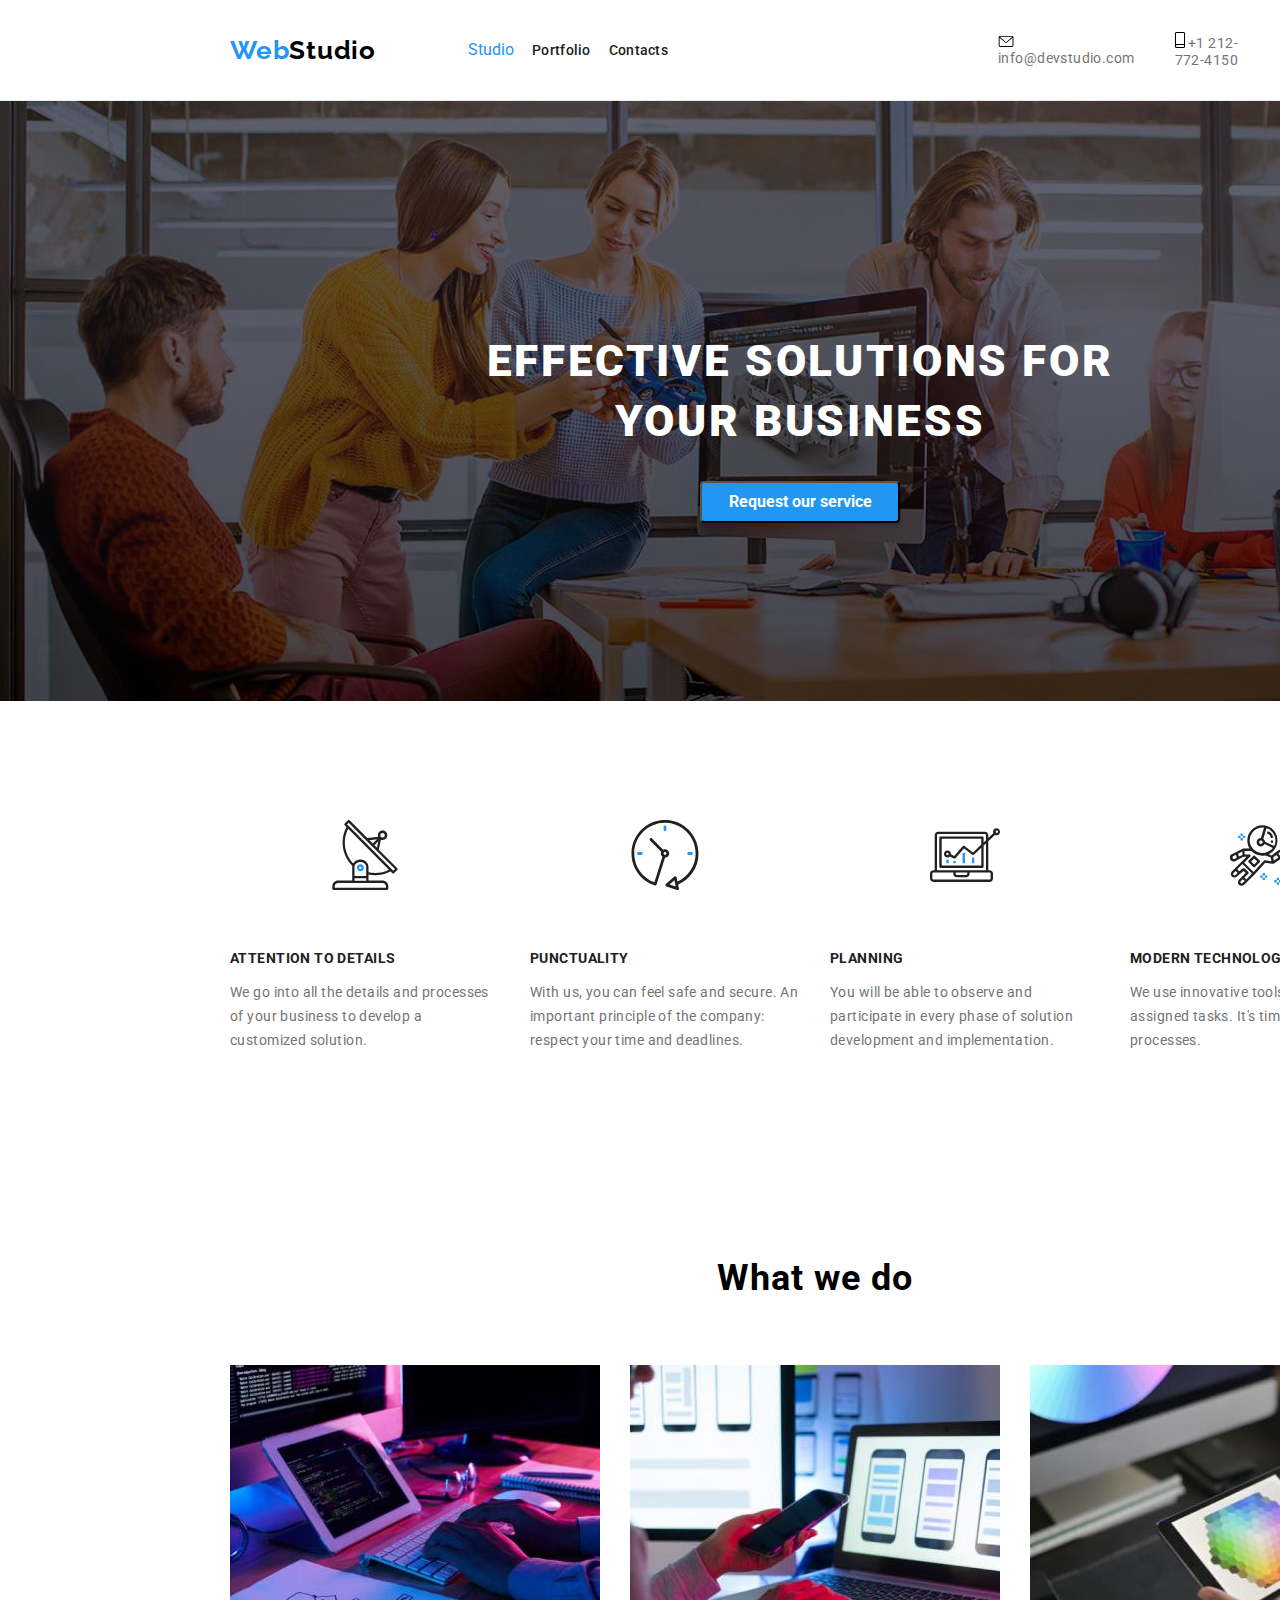
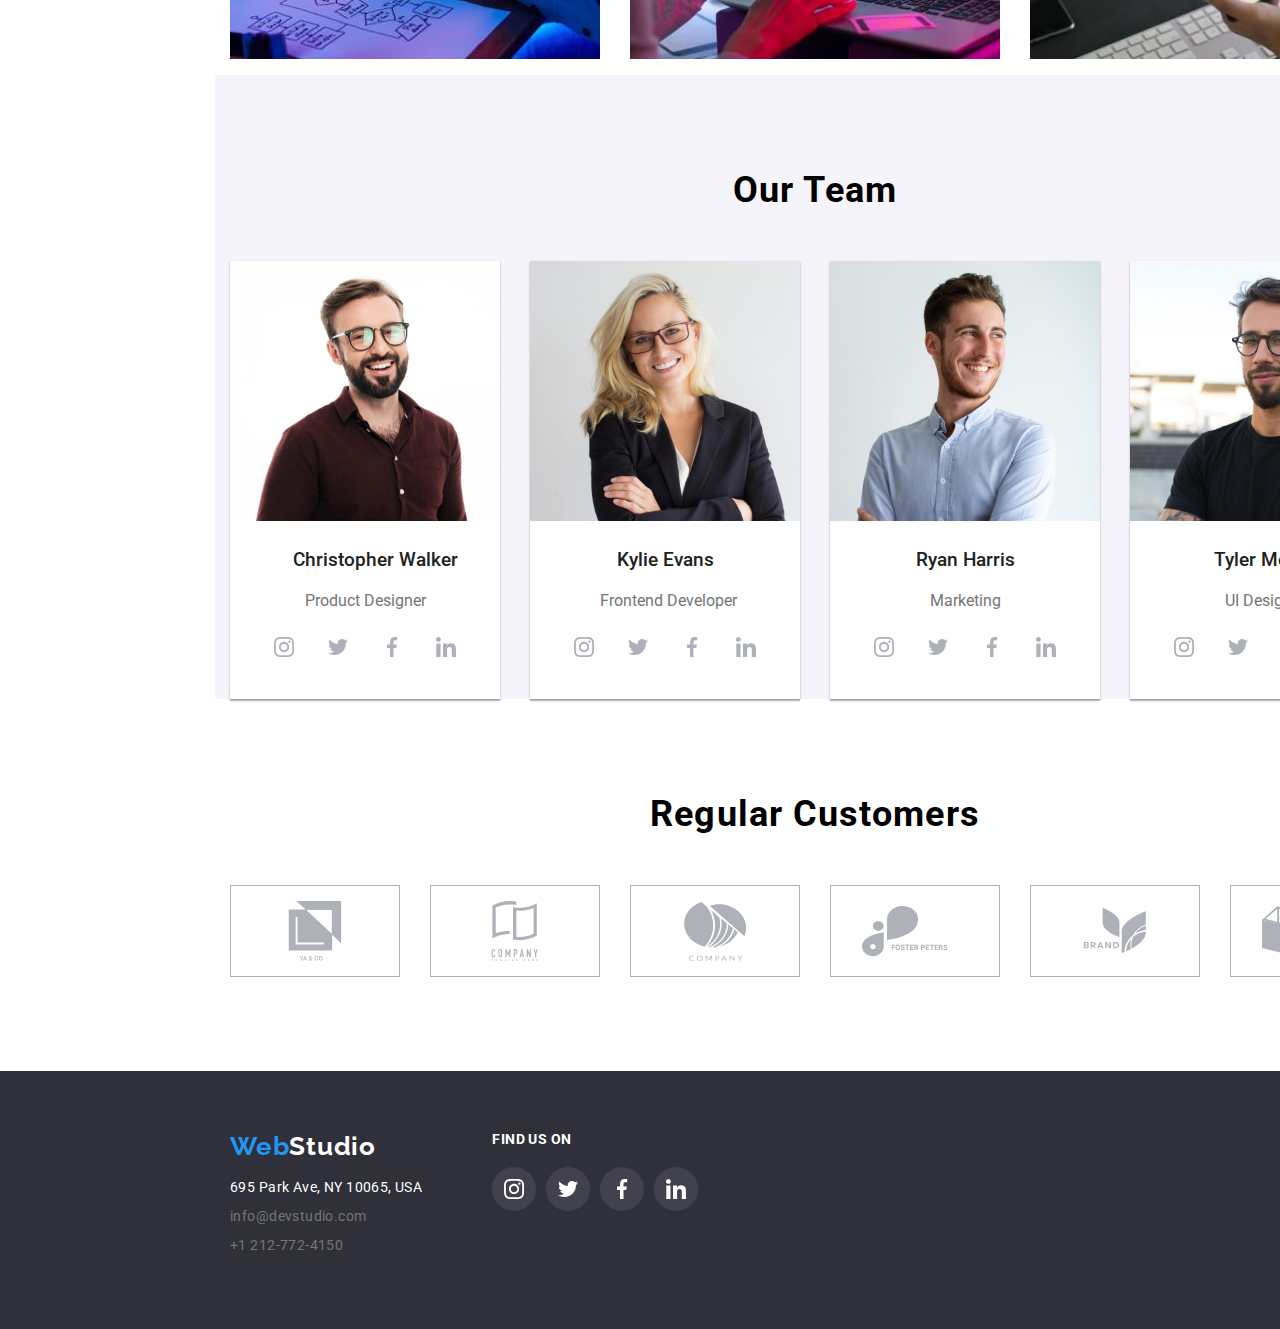
<file: index.html>
<!DOCTYPE html>
<html lang="en">
<head>
    <meta charset="UTF-8">
    <meta name="viewport" content="width=device-width, initial-scale=1.0">
    <title>Web Studio</title>
    <link rel="preconnect" href="https://fonts.googleapis.com">
    <link rel="preconnect" href="https://fonts.gstatic.com" crossorigin>
    <link href="https://fonts.googleapis.com/css2?family=Raleway:wght@700&family=Roboto:wght@400;500;700;900&display=swap"
        rel="stylesheet">
    <link rel="stylesheet" href="https://cdnjs.cloudflare.com/ajax/libs/modern-normalize/1.0.0/modern-normalize.min.css" />
    <link rel="stylesheet" href="css/styles.css">
</head>
<body>
    <header class="global-header">
        <div class="nav-container container">
            <div class="logo-container">
                <a class="logo" href="./index.html">Web<span class="logo-2">Studio</span></a>
            </div>
            <div>
                <nav class="main-navigation">
                    <ul>
                        <li><a href="./index.html" class="nav-link-current">Studio</a></li>
                        <li><a href="./portfolio.html" class="nav-link">Portfolio</a></li>
                        <li><a href="#" class="nav-link">Contacts</a></li>
                    </ul>
                </nav>
            </div>
            <div class="contacts-container contacts">

                <div class="mail">
                    <a href="mailto:info@devstudio.com">
                        <svg class="icon-nav" width=16 height=12>
                            <use href="./images/sprites.svg#icon-envelope" />
                        </svg>
                        <span>info@devstudio.com</span>
                    </a>
                    <!-- <a href="mailto:info@devstudio.com">info@devstudio.com</a> -->
                </div>

                <div class="phone">
                    <a href="tel:+1-212-772-4150">
                        <svg class="icon-nav" width="10" height="16">
                            <use href="./images/sprites.svg#icon-smartphone" />
                        </svg>
                        <span>+1 212-772-4150</span>
                    </a>
                </div>

            </div>
        </div>
    </header>

    <main>
        <section class="main-section">
            <h1 class="main-section-head">EFFECTIVE SOLUTIONS FOR <br> YOUR BUSINESS</h1>
            <button class="button" type="button">Request our service</button>
        </section>

        <section>
            <div class="quality-outer-container container">
                <ul class="quality-container">
                    <li class="quality-list">
                        <div class="icon-quality-container">
                            <svg class="icon-quality" width="70" height="70">
                                <use href="./images/sprites.svg#icon-antenna"></use>
                            </svg>
                        </div>
                        <h3 class="company-qualities">ATTENTION TO DETAILS</h3>
                        <p class="company-qualities-text">We go into all the details and processes of your business to develop a customized solution.</p>
                    </li>
                    <li class="quality-list">
                        <div class="icon-quality-container">
                            <svg class="icon-quality" width="70" height="70">
                                <use href="./images/sprites.svg#icon-clock"></use>
                            </svg>
                        </div>
                        <h3 class="company-qualities">PUNCTUALITY</h3>
                        <p class="company-qualities-text">With us, you can feel safe and secure. An important principle of the company: respect your time and deadlines.</p>
                    </li>
                    <li class="quality-list">
                        <div class="icon-quality-container">
                            <svg class="icon-quality" width="70" height="70">
                                <use href="./images/sprites.svg#icon-diagram"></use>
                            </svg>
                        </div>
                        <h3 class="company-qualities">PLANNING</h3>
                        <p class="company-qualities-text">You will be able to observe and participate in every phase of solution development and implementation.</p>
                    </li>
                    <li class="quality-list">
                        <div class="icon-quality-container">
                            <svg class="icon-quality" width="70" height="70">
                                <use href="./images/sprites.svg#icon-astronaut"></use>
                            </svg>
                        </div>
                        <h3 class="company-qualities">MODERN TECHNOLOGIES</h3>
                        <p class="company-qualities-text">We use innovative tools to solve assigned tasks. It's time to simplify work processes.</p>
                    </li>
                </ul>
            </div>

            <div class="what-we-do-container container">
                <h2 class="section-heading">What we do</h2>
                <ul class="what-we-do-img">
                   <li><img src="./images/whatwedo-img1.jpg" alt="persoana tastand" width="370"></li>
                    <li><img src="./images/whatwedo-img2.jpg" alt="persoana tinand un telefon" width="370"></li>
                    <li><img src="./images/whatwedo-img3.jpg" alt="persoana tinand o tableta" width="370"></li>
                </ul>            
            </div>
        </section>

        <section class="our-team-section container">
            <h2 class="section-heading">Our Team</h2>
            <div>
                <ul class="team-member-container">
                    <li class="team-member-card">
                        <img class="tem-member-img" src="./images/persoana-1.jpg" alt="barbat cu ochelari" width="270">
                        <h3 class="team-member-name">Christopher Walker</h3>
                        <p class="team-member-rank">Product Designer</p>
                        <div class="team-member-links">
                            <a href="#">
                                <div class="team-member-links-container">
                                    <svg class="icon-member-links" width="20" height="20">
                                        <use href="./images/sprites.svg#icon-instagram"></use>
                                    </svg>
                                </div>
                            </a>
                            <a href="#">
                                <div class="team-member-links-container">
                                    <svg class="icon-member-links" width="20" height="20">
                                        <use href="./images/sprites.svg#icon-twitter"></use>
                                    </svg>
                                </div>
                            </a>

                            <a href="#">
                                <div class="team-member-links-container">
                                    <svg class="icon-member-links" width="20" height="20">
                                        <use href="./images/sprites.svg#icon-facebook"></use>
                                    </svg>
                                </div>
                            </a>

                            <a href="#">
                                <div class="team-member-links-container">
                                    <svg class="icon-member-links" width="20" height="20">
                                        <use href="./images/sprites.svg#icon-linkedin"></use>
                                    </svg>
                                </div>
                            </a>
                        </div>
                    </li>
                    
                    <li class="team-member-card">
                        <img src="./images/persoana-2.jpg" alt="femeie cu ochelari" width="270">
                        <h3 class="team-member-name">Kylie Evans</h3>
                        <p class="team-member-rank">Frontend Developer</p>
                        <div class="team-member-links">
                            <a href="#">
                                <div class="team-member-links-container">
                                    <svg class="icon-member-links" width="20" height="20">
                                        <use href="./images/sprites.svg#icon-instagram"></use>
                                    </svg>
                                </div>
                            </a>
                            <a href="#">
                                <div class="team-member-links-container">
                                    <svg class="icon-member-links" width="20" height="20">
                                        <use href="./images/sprites.svg#icon-twitter"></use>
                                    </svg>
                                </div>
                            </a>
                        
                            <a href="#">
                                <div class="team-member-links-container">
                                    <svg class="icon-member-links" width="20" height="20">
                                        <use href="./images/sprites.svg#icon-facebook"></use>
                                    </svg>
                                </div>
                            </a>
                        
                            <a href="#">
                                <div class="team-member-links-container">
                                    <svg class="icon-member-links" width="20" height="20">
                                        <use href="./images/sprites.svg#icon-linkedin"></use>
                                    </svg>
                                </div>
                            </a>
                        </div>
                    </li>
                    
                    <li class="team-member-card">
                        <img src="./images/persoana-3.jpg" alt="barbat purtand  o camasa albastra" width="270">
                        <h3 class="team-member-name">Ryan Harris</h3>
                        <p class="team-member-rank">Marketing</p>
                        <div class="team-member-links">
                            <a href="#">
                                <div class="team-member-links-container">
                                    <svg class="icon-member-links" width="20" height="20">
                                        <use href="./images/sprites.svg#icon-instagram"></use>
                                    </svg>
                                </div>
                            </a>
                            <a href="#">
                                <div class="team-member-links-container">
                                    <svg class="icon-member-links" width="20" height="20">
                                        <use href="./images/sprites.svg#icon-twitter"></use>
                                    </svg>
                                </div>
                            </a>
                        
                            <a href="#">
                                <div class="team-member-links-container">
                                    <svg class="icon-member-links" width="20" height="20">
                                        <use href="./images/sprites.svg#icon-facebook"></use>
                                    </svg>
                                </div>
                            </a>
                        
                            <a href="#">
                                <div class="team-member-links-container">
                                    <svg class="icon-member-links" width="20" height="20">
                                        <use href="./images/sprites.svg#icon-linkedin"></use>
                                    </svg>
                                </div>
                            </a>
                        </div>
                    </li>
                    
                    <li class="team-member-card">
                        <img src="./images/persoana-4.jpg" alt="barbat purtand un tricou negru" width="270">
                        <h3 class="team-member-name">Tyler Moore</h3>
                        <p class="team-member-rank">UI Designer</p>
                        <div class="team-member-links">
                            <a href="#">
                                <div class="team-member-links-container">
                                    <svg class="icon-member-links" width="20" height="20">
                                        <use href="./images/sprites.svg#icon-instagram"></use>
                                    </svg>
                                </div>
                            </a>
                            <a href="#">
                                <div class="team-member-links-container">
                                    <svg class="icon-member-links" width="20" height="20">
                                        <use href="./images/sprites.svg#icon-twitter"></use>
                                    </svg>
                                </div>
                            </a>
                        
                            <a href="#">
                                <div class="team-member-links-container">
                                    <svg class="icon-member-links" width="20" height="20">
                                        <use href="./images/sprites.svg#icon-facebook"></use>
                                    </svg>
                                </div>
                            </a>
                        
                            <a href="#">
                                <div class="team-member-links-container">
                                    <svg class="icon-member-links" width="20" height="20">
                                        <use href="./images/sprites.svg#icon-linkedin"></use>
                                    </svg>
                                </div>
                            </a>
                        </div>
                    </li>
                </ul>
            </div>
        </section>

        <section class="customers-section container">
            <h2 class="section-heading">Regular Customers</h2>
            <div class="customers-container">
                <a href="#">
                    <div class="customers-icon-container">
                        <svg class="customers-icon" width="106" height="60">
                            <use href="./images/sprites.svg#icon-customer1"></use>
                        </svg>
                    </div>
                </a>
                
                <a href="#">
                    <div class="customers-icon-container">
                        <svg class="customers-icon" width="106" height="60">
                            <use href="./images/sprites.svg#icon-customer2"></use>
                        </svg>
                    </div>
                </a>

                <a href="#">
                    <div class="customers-icon-container">
                        <svg class="customers-icon" width="106" height="60">
                            <use href="./images/sprites.svg#icon-customer3"></use>
                        </svg>
                    </div>
                </a>

                <a href="#">
                    <div class="customers-icon-container">
                        <svg class="customers-icon" width="106" height="60">
                            <use href="./images/sprites.svg#icon-customer4"></use>
                        </svg>
                    </div>
                </a>

                <a href="#">
                    <div class="customers-icon-container">
                        <svg class="customers-icon" width="106" height="60">
                            <use href="./images/sprites.svg#icon-customer5"></use>
                        </svg>
                    </div>
                </a>

                <a href="#">
                    <div class="customers-icon-container">
                        <svg class="customers-icon" width="106" height="60">
                            <use href="./images/sprites.svg#icon-customer6"></use>
                        </svg>
                    </div>
                </a>
            </div>
        </section>
    </main>

    <footer class="footer-section">
        <div class="container">
            <div class="footer-address">
                <a class="logo" href="./index.html">Web<span class="logo-3">Studio</span></a>
                <address class="address-section">
                    <ul>
                        <li class="address"><a href="#">695 Park Ave, NY 10065, USA</a></li>
                        <li class="contacts"><a href="mailto:info@devstudio.com">info@devstudio.com</a></li>
                        <li class="contacts"><a href="tel:+1-212-772-4150">+1 212-772-4150</a></li>
                    </ul>
                </address>
            </div>
            <div class="find-us-on-contaiener">
                <p>Find us on</p>
                <div class="footer-icon-outer-container">
                    <a href="#">
                        <div class="footer-icon-container">
                            <svg class="icon-member-links" width="20" height="20">
                                <use href="./images/sprites.svg#icon-instagram"></use>
                            </svg>
                        </div>
                    </a>
                    <a href="#">
                        <div class="footer-icon-container">
                            <svg class="icon-member-links" width="20" height="20">
                                <use href="./images/sprites.svg#icon-twitter"></use>
                            </svg>
                        </div>
                    </a>
                    
                    <a href="#">
                        <div class="footer-icon-container">
                            <svg class="icon-member-links" width="20" height="20">
                                <use href="./images/sprites.svg#icon-facebook"></use>
                            </svg>
                        </div>
                    </a>
                    
                    <a href="#">
                        <div class="footer-icon-container">
                            <svg class="icon-member-links" width="20" height="20">
                                <use href="./images/sprites.svg#icon-linkedin"></use>
                            </svg>
                        </div>
                    </a>
                </div>
            </div>
        </div>
    </footer>
</body>
</html>
</file>
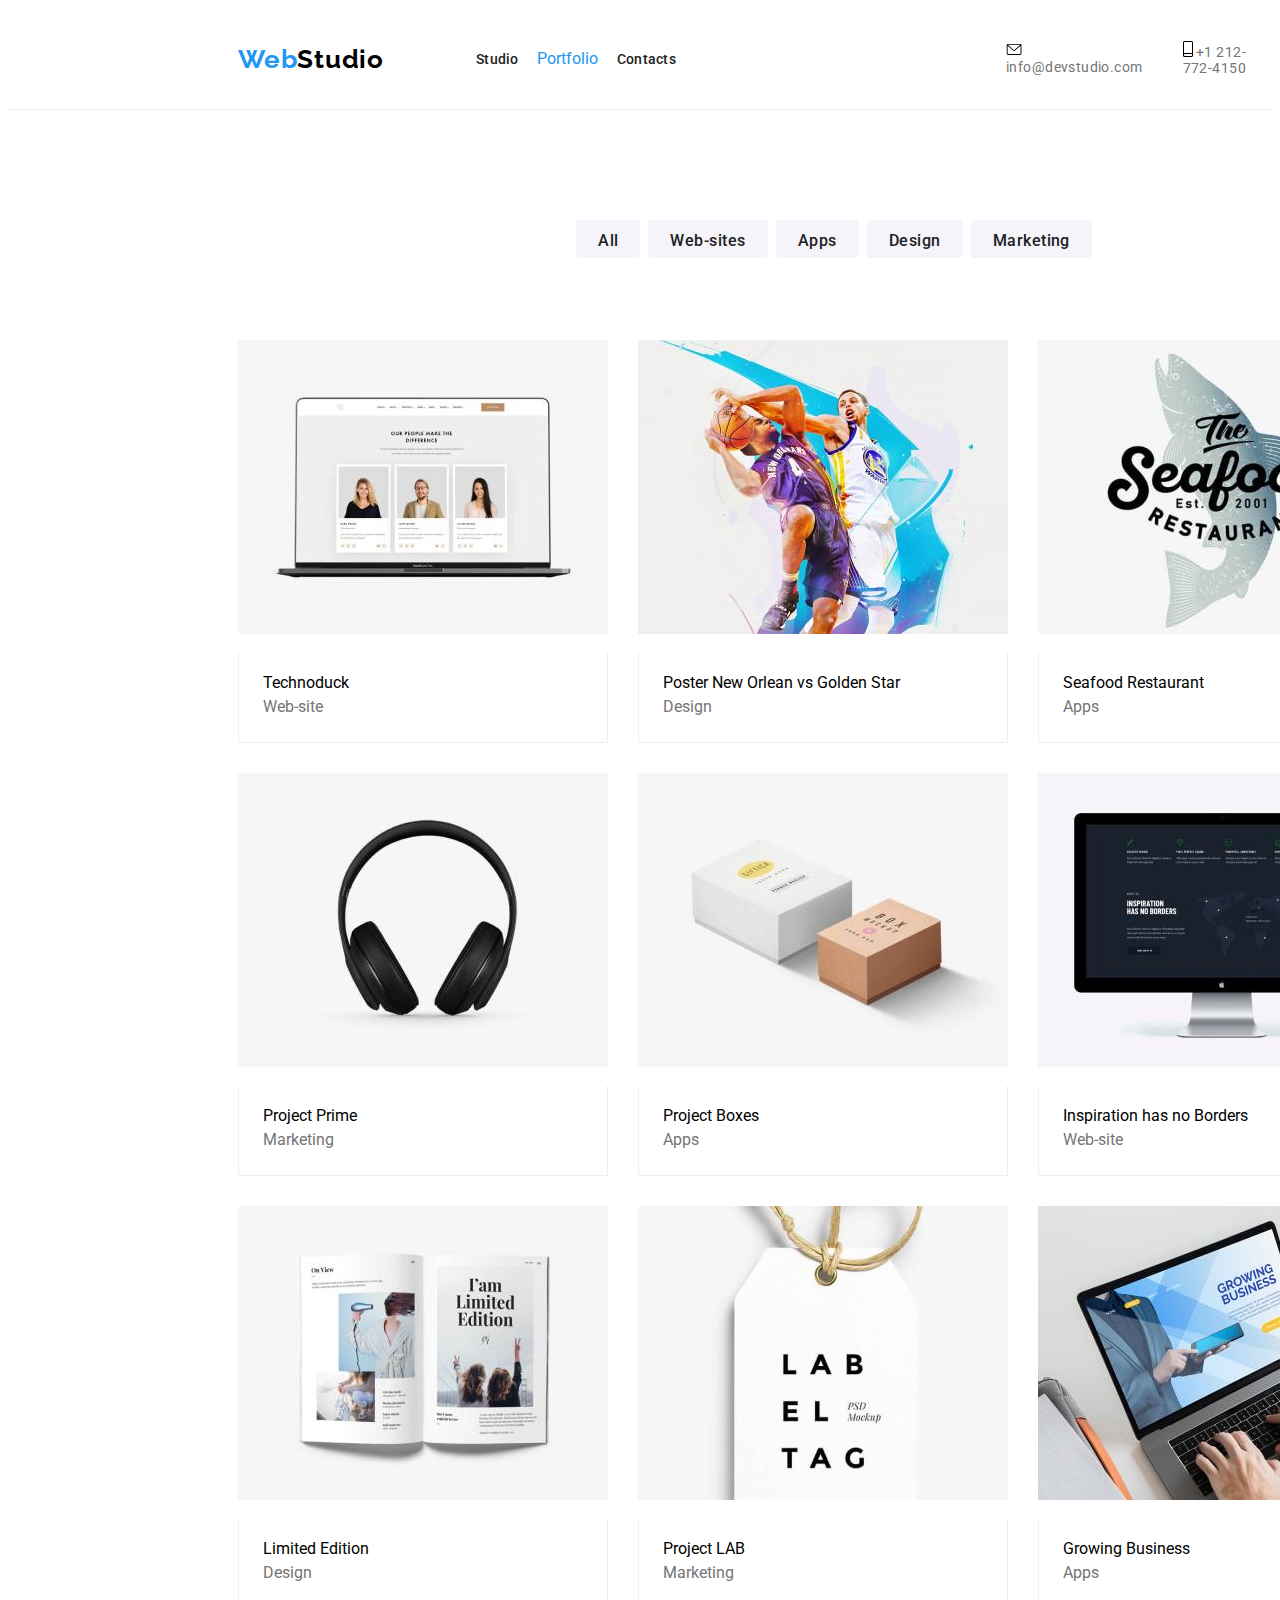
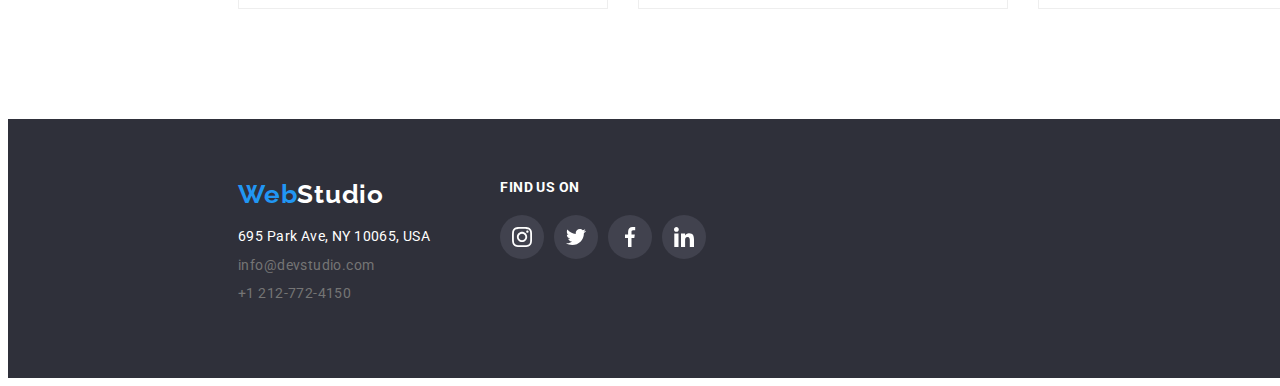
<file: portfolio.html>
<!DOCTYPE html>
<html lang="en">
<head>
    <meta charset="UTF-8">
    <meta name="viewport" content="width=device-width, initial-scale=1.0">
    <title>Portfolio</title>
    <link rel="preconnect" href="https://fonts.googleapis.com">
    <link rel="preconnect" href="https://fonts.gstatic.com" crossorigin>
    <link href="https://fonts.googleapis.com/css2?family=Raleway:wght@700&family=Roboto:wght@400;500;700;900&display=swap"
        rel="stylesheet">
    <link rel="stylesheet" href="css/styles.css">
</head>
<body>
<header class="global-header">
    <div class="nav-container container">
        <div class="logo-container">
            <a class="logo" href="./index.html">Web<span class="logo-2">Studio</span></a>
        </div>
        <div>
            <nav class="main-navigation">
                <ul>
                    <li><a href="./index.html" class="nav-link">Studio</a></li>
                    <li><a href="./portfolio.html" class="nav-link-current">Portfolio</a></li>
                    <li><a href="#" class="nav-link">Contacts</a></li>
                </ul>
            </nav>
        </div>
        <div class="contacts-container contacts">

            <div class="mail">
                <a href="mailto:info@devstudio.com">
                    <svg class="icon-nav" width=16 height=12>
                        <use href="./images/sprites.svg#icon-envelope" />
                    </svg>
                    <span>info@devstudio.com</span>
                </a>
                <!-- <a href="mailto:info@devstudio.com">info@devstudio.com</a> -->
            </div>

            <div class="phone">
                <a href="tel:+1-212-772-4150">
                    <svg class="icon-nav" width="10" height="16">
                        <use href="./images/sprites.svg#icon-smartphone" />
                    </svg>
                    <span>+1 212-772-4150</span>
                </a>
            </div>

        </div>
    </div>
</header>

    <main>
        <section class="portfolio-section container">
            <div class="portfolio-button-list">
                <ul>
                    <li><button class="portfolio-button" type="button">All</button></li>
                    <li><button class="portfolio-button" type="button">Web-sites</button></li>
                    <li><button class="portfolio-button" type="button">Apps</button></li>
                    <li><button class="portfolio-button" type="button">Design</button></li>
                    <li><button class="portfolio-button" type="button">Marketing</button></li>
                </ul>
            </div>

            <ul class="portfolio-project-card-set">
                <li class="portfolio-project-card">
                    <img src="./images/technoduck-img.jpg" alt="site web" width="370">
                    <br>
                    <div class="portfolio-project-info">
                        <span class="portfolio-project-name">Technoduck</span>
                        <br>
                        <span class="portfolio-project-description">Web-site</span>
                    </div>
                </li>
                <li class="portfolio-project-card">
                    <img src="images/poster-new-orlean.jpg" alt="doi baschetbalisti" width="370">
                    <br>
                    <div class="portfolio-project-info">
                        <span class="portfolio-project-name">Poster New Orlean vs Golden Star</span>
                        <br>
                        <span class="portfolio-project-description">Design</span>
                    </div>
                </li>
                <li class="portfolio-project-card">
                    <img src="images/seafood-restaurant.jpg" alt="logo restaurant" width="370">
                    <br>
                    <div class="portfolio-project-info">
                        <span class="portfolio-project-name">Seafood Restaurant</span>
                        <br>
                        <span class="portfolio-project-description">Apps</span>
                    </div>
                </li>
                <li class="portfolio-project-card">
                    <img src="images/project-prime.jpg" alt="casti audio" width="370">
                    <br>
                    <div class="portfolio-project-info">
                        <span class="portfolio-project-name">Project Prime</span>
                        <br>
                        <span class="portfolio-project-description">Marketing</span>
                    </div>
                </li>
                <li class="portfolio-project-card">
                    <img src="images/project-boxes.jpg" alt="doua cutii" width="370">
                    <br>
                    <div class="portfolio-project-info">
                        <span class="portfolio-project-name">Project Boxes</span>
                        <br>
                        <span class="portfolio-project-description">Apps</span>
                    </div>
                </li>
                <li class="portfolio-project-card">
                    <img src="images/inspiration-web-site.jpg" alt="monitor accesand un site web" width="370">
                    <br>
                    <div class="portfolio-project-info">
                        <span class="portfolio-project-name">Inspiration has no Borders</span>
                        <br>
                        <span class="portfolio-project-description">Web-site</span>
                    </div>
                </li>
                <li class="portfolio-project-card">
                    <img src="images/limited-edition-design.jpg" alt="o revista deschisa" width="370">
                    <br>
                    <div class="portfolio-project-info">
                        <span class="portfolio-project-name">Limited Edition</span>
                        <br>
                        <span class="portfolio-project-description">Design</span>
                    </div>
                </li>
                <li class="portfolio-project-card">
                    <img src="images/project-lab.jpg" alt="eticheta" width="370">
                    <br>
                    <div class="portfolio-project-info">
                        <span class="portfolio-project-name">Project LAB</span>
                        <br>
                        <span class="portfolio-project-description">Marketing</span>
                    </div>
                </li>
                <li class="portfolio-project-card">
                    <img src="images/growing-business.jpg" alt="persoana tastand" width="370">
                    <br>
                    <div class="portfolio-project-info">
                        <span class="portfolio-project-name">Growing Business</span>
                        <br>
                        <span class="portfolio-project-description">Apps</span>
                    </div>
                </li>
            </ul>
        </section>
    </main>

    <footer class="footer-section">
        <div class="container">
            <div class="footer-address">
                <a class="logo" href="./index.html">Web<span class="logo-3">Studio</span></a>
                <address class="address-section">
                    <ul>
                        <li class="address"><a href="#">695 Park Ave, NY 10065, USA</a></li>
                        <li class="contacts"><a href="mailto:info@devstudio.com">info@devstudio.com</a></li>
                        <li class="contacts"><a href="tel:+1-212-772-4150">+1 212-772-4150</a></li>
                    </ul>
                </address>
            </div>
            <div class="find-us-on-contaiener">
                <p>Find us on</p>
                <div class="footer-icon-outer-container">
                    <a href="#">
                        <div class="footer-icon-container">
                            <svg class="icon-member-links" width="20" height="20">
                                <use href="./images/sprites.svg#icon-instagram"></use>
                            </svg>
                        </div>
                    </a>
                    <a href="#">
                        <div class="footer-icon-container">
                            <svg class="icon-member-links" width="20" height="20">
                                <use href="./images/sprites.svg#icon-twitter"></use>
                            </svg>
                        </div>
                    </a>
    
                    <a href="#">
                        <div class="footer-icon-container">
                            <svg class="icon-member-links" width="20" height="20">
                                <use href="./images/sprites.svg#icon-facebook"></use>
                            </svg>
                        </div>
                    </a>
    
                    <a href="#">
                        <div class="footer-icon-container">
                            <svg class="icon-member-links" width="20" height="20">
                                <use href="./images/sprites.svg#icon-linkedin"></use>
                            </svg>
                        </div>
                    </a>
                </div>
            </div>
        </div>
    </footer>
    
</body>
</html>
</file>
<file: css/styles.css>
:root {
    --link-hover-color: #2196F3;
    --heading-color: #212121;
    --paragraph-color: #757575;
    --logo-font-family: "Raleway", sans-serif;
    --nav-logo-color: #000000;
    --main-section-backgroud-color: #2F303A;
    --main-section-text-color: #FFFFFF;
    --main-section-button-hover: #188CE8;
    --our-team-background-color: #F5F4FA;
    --portfolio-background-color: #EEEEEE;
}

body {
    font-family: Roboto, sans-serif;
}

ul {
    list-style-type: none;
}
img {
    display: block;
    max-width: 100%;
    height: auto;
}

.icon{
    height: 16px;
}

.global-header {
    display: flex;
    border-bottom: 1px solid #ECECEC;
    align-items: center;
    width: 100%;
}
.nav-container{
    display: flex;
    width: 1200px;
    padding-top: 25px;
    padding-bottom: 25px;
    margin: 0;
    align-items: center;
}
.logo-container{
    width: 145px;
    height: 30px;
}
.logo-container span{
    display: flex;
    align-items: center;
}
.logo-container a{
    display: flex;
    align-items: center;
}

.main-navigation ul{
    display: flex;
    width: 200px;
    padding: 0;
    justify-content: space-between;
    margin-left: 93px;
    margin-right: 330px;
    
}
.contacts-container{
    display:flex;
    flex-direction: row;
    align-items: center;
    justify-content: space-between;
    
}
.contacts{
    font-family: Roboto;
    font-size: 14px;
    font-weight: 400;
    line-height: 16px;
    letter-spacing: 0.03em;

}
.mail{
    display: flex;
    justify-content: space-between;
    flex-wrap: wrap;

}
.mail:hover{
    fill: var(--link-hover-color);
}
.phone:hover {
    fill: var(--link-hover-color);
}

.phone{
    display: flex;
    align-items: center;
    align-content: center;
    margin-left: 40px;
    gap: 10px;
}
.container {
    display: flex;
    width: 1200px;
    padding-left: 15px;
    padding-right: 15px;
    margin-left: 215px;
}

.button {
    width: 200px;
    height: 50px;
    border-radius: 4px;
    cursor: pointer;
    font-weight: 700;
    background-color: var(--link-hover-color);
    color: var(--main-section-text-color)
}
.button:hover {
    background-color: var(--main-section-button-hover);
}

.logo {
    font-family: var(--logo-font-family);
    color: var(--link-hover-color);
    text-decoration: none;
    line-height: 2,18;
    font-size: 26px;
    font-weight: 700;
    line-height: 31px;
    letter-spacing: 0.03em;
    text-align: left;
}
.logo-2 {
    color: var(--nav-logo-color);
}
.logo-3{
    color: var(--main-section-text-color);
}


.nav-link {
    text-decoration: none;
    color: var(--heading-color);
    font-family: Roboto;
    font-size: 14px;
    font-weight: 500;
    line-height: 16px;
    letter-spacing: 0.02em;
    text-align: left;
}
.nav-link:hover, :focus{
}


.nav-link-current{
    color: var(--link-hover-color);
    text-decoration: none;
}

.contacts a {
    text-decoration: none;
    color: var(--paragraph-color);
    line-height: 1.17;
}

.contacts a:hover {
    text-decoration: none;
    color: var(--link-hover-color);
}

.main-section {
    display: flex;
    width: 1600px;
    height: 600px;
    flex-direction: column;
    background-color: var(--main-section-backgroud-colorhttp: //127.0.0.1:5500/);
    background-image: linear-gradient(rgba(47, 48, 58, 0.4), rgba(0, 0, 0, 0.5)), url("../images/main-section-bg.jpg");;
    background-repeat: no-repeat;
    padding-top: 200px;
    padding-bottom: 200px;
}


.main-section-head {
    align-items: center;
    text-decoration: none;
    font-family: "Roboto";
    font-weight: 900;
    font-size: 44px;
    line-height: 60px;
    color:var(--main-section-text-color);
    letter-spacing: 2.64px;
    text-transform: uppercase;
    text-align: center;
    margin-bottom: 30px;
}
.main-section .button {
    display: flex;
    align-self: center;
    align-items: center;
    justify-content: center;
    padding: 10px 20px;
    width: 200px;
    height: 50px;
    box-shadow: 0px 4px 4px 0px rgba(0, 0, 0, 0.15);
}

.quality-container {
    display: flex;
    flex-basis: calc((100%-270px))/4;
    gap: 30px;
    align-items: center;
    padding: 94px 0px;
    margin: 0;
}
.icon-quality-container {
    align-items: center;
    text-align: center;
    margin-bottom: 30px;
    padding: 25px 100px;
}
.quality-list{
    width: 270px;
}


.company-qualities {
    font-weight: 700;
    color: var(--heading-color);
    font-family: "Roboto";
    font-size: 14px;
    line-height: 16px;
    letter-spacing: 0.03em;
    text-align: left;
}
.company-qualities-text {
    line-height: 24px;
    width: 270px;
    height: 75px;
    font-weight: 400;
    color: var(--paragraph-color);
    font-family: Roboto;
    font-size: 14px;
    letter-spacing: 0.03em;
    text-align: left;
}

.section-heading {
    font-weight: 700;
    line-height: 42.19px;
    font-family: Roboto;
    font-size: 36px;
    font-weight: 700;
    line-height: 42px;
    letter-spacing: 0.03em;
    text-align: center;
    padding-top: 94px;
    padding-bottom: 50px;
    margin: 0;
}

.what-we-do-container {
    flex-direction: column;
    /* padding-bottom: 94px; */
}

.what-we-do-img {
    display: flex;
    flex-direction: row;
    justify-content: space-between;
    padding: 0;
}
.our-team-section {
    flex-direction: column;
    background-color: var(--our-team-background-color)
}

.team-member-container{
    display: flex;
    flex-direction: row;
    padding: 0;
    margin: 0;
    /* padding-bottom: 94px; */
    justify-content: space-between;
}
.team-member-card {
    display: flex;
    flex-direction: column;
    align-items: center;
    text-align: center;
    box-shadow: 0px 2px 1px 0px rgba(0, 0, 0, 0.2),
            0px 1px 1px 0px rgba(0, 0, 0, 0.14), 0px 1px 3px 0px rgba(0, 0, 0, 0.12);
    background-color: var(--main-section-text-color);
}

.team-member-img{
    margin-bottom: 30px;
}
.team-member-name {
    white-space: nowrap;
    flex-direction: row;
    width: 145px; 
    height: 19px;
    font-weight: 500;
    line-height: 18.75px;
    color: var(--heading-color);
    margin-bottom: 10px;
    margin-top: 30px;
}
.team-member-rank {
    white-space: nowrap;
    width:130px; 
    height:19px;
    font-weight: 400;
    line-height: 1.33;
    color: var(--paragraph-color);
    margin-top: 10px;
    margin-bottom: 16px;
}
.team-member-links{
    display: flex;
    justify-content: space-between;
    align-items: center;
    margin-bottom: 30px;
    width: 206px;
}
.team-member-links-container{
    display: flex;
    justify-content: center;
    align-items: center;
    width: 44px;
    height: 44px;
    border-radius: 50%;
    fill: #AFB1B8;
}


.team-member-links-container:hover{
    background-color: var(--link-hover-color);
    fill: #FFFFFF
}

.customers-section{
    display: flex;
    flex-direction: column;
    padding-bottom: 94px;
}
.custors-section .section-heading{
    margin-top: 0px;
    margin-bottom: 50px;
}
.customers-container{
    display: flex;
    flex-direction: row;
    justify-content: space-between;
}
.customers-icon-container{
    display: flex;
    width: 170px;
    height: 92px;
    flex-direction: row;
    justify-content: center;
    align-items: center;
    fill: #AFB1B8;
    border: solid 1px #AFB1B8;
}
.customers-icon-container:hover{
    fill:var(--link-hover-color);
    border: solid 1px var(--link-hover-color);
}

.footer-section {
    display: flex;
    width: 1600px;
    padding: 60px auto;
    background-color: var(--main-section-backgroud-color);
}
.footer-section .container{
    align-items: flex-start;
    flex-direction: row;
    padding-top: 60px;
    padding-bottom: 60px;
}
.footer-address a{
    text-decoration: none;
    margin-bottom: 28px;
}
.find-us-on-contaiener{
    width: 206px;
    margin-left: 70px;
}
.find-us-on-contaiener p{
    display: flex;
    flex-direction: column;
    font-family: Roboto;
    font-size: 14px;
    font-weight: 700;
    line-height: 16px;
    letter-spacing: 0.03em;
    text-align: left;
    color: var(--main-section-text-color);
    margin-top: 0;
    margin-bottom: 20px;
    text-transform: uppercase;
}
.footer-icon-outer-container{
    display: flex;
    justify-content: space-between;
    width:206px;
    height: 44px;
}
.footer-icon-container{
    display: flex;
    padding: 12px;
   border-radius: 50%;
   background-color:#41424e;
   fill: #FFFFFF;
}
.footer-icon-container:hover{
    background-color: var(--link-hover-color);
}

.address-section{
    display: flex;
    font-style: normal;
    align-items: flex-start;
}
.address-section ul{
    display: flex;
    flex-direction: column;
    padding: 0;
    gap: 12px;
}
.address a {
    color: var(--main-section-text-color);
    font-weight: 400;
    text-decoration: none;
    font-family: Roboto;
    font-size: 14px;
    font-weight: 400;
    line-height: 16px;
    letter-spacing: 0.03em;
    text-align: left;
}
.portfolio-button-list ul{
    display: flex;
    flex-direction: row;
    padding: 0;
}
.portfolio-button-list{
    display: flex;
    flex-direction: row;
    margin-bottom: 50px;
    align-self: center;
}

.portfolio-button {
    color: var(--heading-color);
    border-radius: 4px;
    cursor: pointer;
    border: 0;
    height: 38px;
    padding: 8px 22px;
    background-color: var(--our-team-background-color);
    color: var(--heading-color);
    font-family: Roboto;
    font-size: 16px;
    font-weight: 500;
    line-height: 26px;
    letter-spacing: 0.03em;
    margin-right: 8px;
    border-radius: 4px;
}
.portfolio-button:hover,:focus{
    background-color: var(--link-hover-color);
    color: var(--main-section-text-color);
    box-shadow: 0px 2px 2px 0px rgba(0, 0, 0, 0.12), 0px 1px 2px 0px rgba(0, 0, 0, 0.08), 0px 3px 1px 0px rgba(0, 0, 0, 0.1);
}


.portfolio-section {
    display: flex;
    padding-top: 94px;
    flex-direction: column;
    padding-bottom: 94px;
}

.portfolio-project-card-set{
    display: flex;
    flex-wrap: wrap;
    padding: 0;
    gap: 30px;
}
.portfolio-project-card{
    display: flex;
    flex-direction: column;
    flex-basis: calc((100%-60px)/3);
}
.portfolio-project-card:hover{
    cursor: pointer;
    box-shadow: 1px 4px 6px 0px #00000029,0px 4px 4px 0px #0000000F,0px 1px 1px 0px #0000001F;
}

.portfolio-project-info{
    padding: 20px 24px;
    border: 1px solid var(--portfolio-background-color);
    border-top: 0;
}


.portofolio-project-name {
    font-weight: 700;
    line-height: 36px;
    color: var(--heading-color);
}
.portfolio-project-description{
    margin-top: 4px;
    font-weight: 400;
    line-height: 30px;
    color: var(--paragraph-color);
}
</file>
